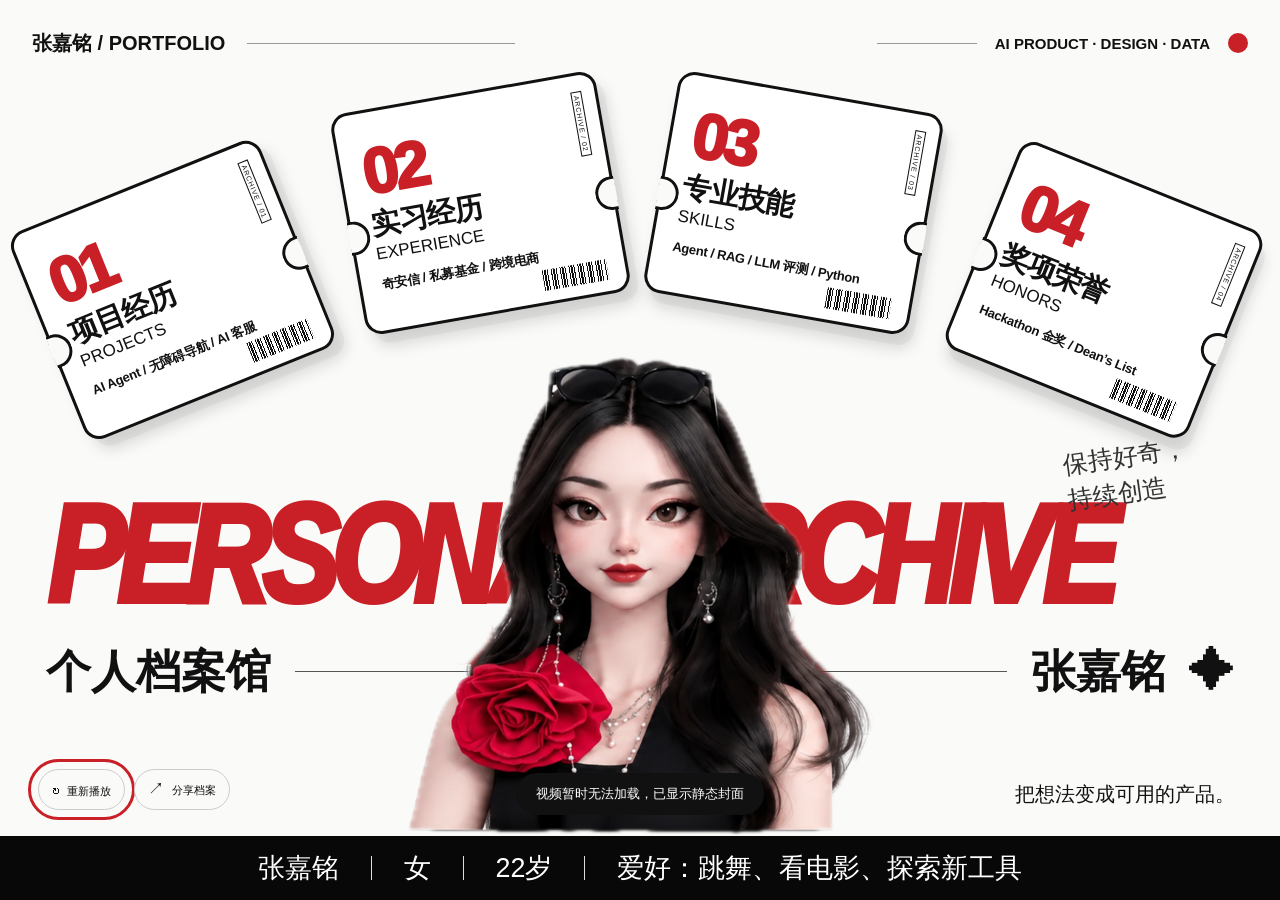
<file: jiaming-ai-github-pages/index.html>
<!doctype html><html lang="zh-CN"><head><meta charset="UTF-8"><meta name="viewport" content="width=device-width, initial-scale=1"><meta name="theme-color" content="#fafaf8"><meta name="description" content="互动个人作品集"><title>个人档案馆</title><link rel="icon" href="data:image/svg+xml,%3Csvg xmlns='http://www.w3.org/2000/svg' viewBox='0 0 40 40'%3E%3Ccircle cx='20' cy='20' r='17' fill='%23c91f26'/%3E%3C/svg%3E"><link rel="stylesheet" href="style.css"></head><body>
<main id="home"><header><a class="brand" href="./">PORTFOLIO</a><span class="header-line"></span><div class="discipline">AI PRODUCT · DESIGN · DATA <i></i></div></header>
<section class="archive" aria-label="个人档案馆"><nav class="tickets" aria-label="档案栏目"></nav><div class="title-layer"><h1>PERSONAL ARCHIVE</h1><div class="subtitles"><span>个人档案馆</span><span class="rule"></span><span><b>✦</b></span></div></div><div class="character-stage" aria-hidden="true"></div><div class="handwriting">保持好奇，<br>持续创造</div><div class="bottom-note">把想法变成可用的产品。</div><div class="tools"><button id="replay" aria-label="重新播放开场视频"><span>↻</span> 重新播放</button><button id="share"><span>↗</span> 分享档案</button></div></section>
<footer></footer></main>
<div id="intro" class="intro" hidden><video id="intro-video" muted playsinline preload="metadata" ></video><button id="play-intro" hidden>播放开场 ↗</button><button id="skip-intro">跳过开场 <span>→</span></button><span class="intro-caption">HELLO, WELCOME TO MY WORLD.</span></div>
<dialog id="detail" aria-labelledby="detail-title"><div class="modal-head"><span id="detail-code"></span><button id="close-detail" aria-label="关闭详情">关闭 <span>×</span></button></div><div id="detail-content"></div><div class="modal-foot">PERSONAL ARCHIVE <span>保持好奇，持续创造</span></div></dialog><div id="toast" role="status" aria-live="polite"></div><script type="module" src="app.js"></script></body></html>
</file>
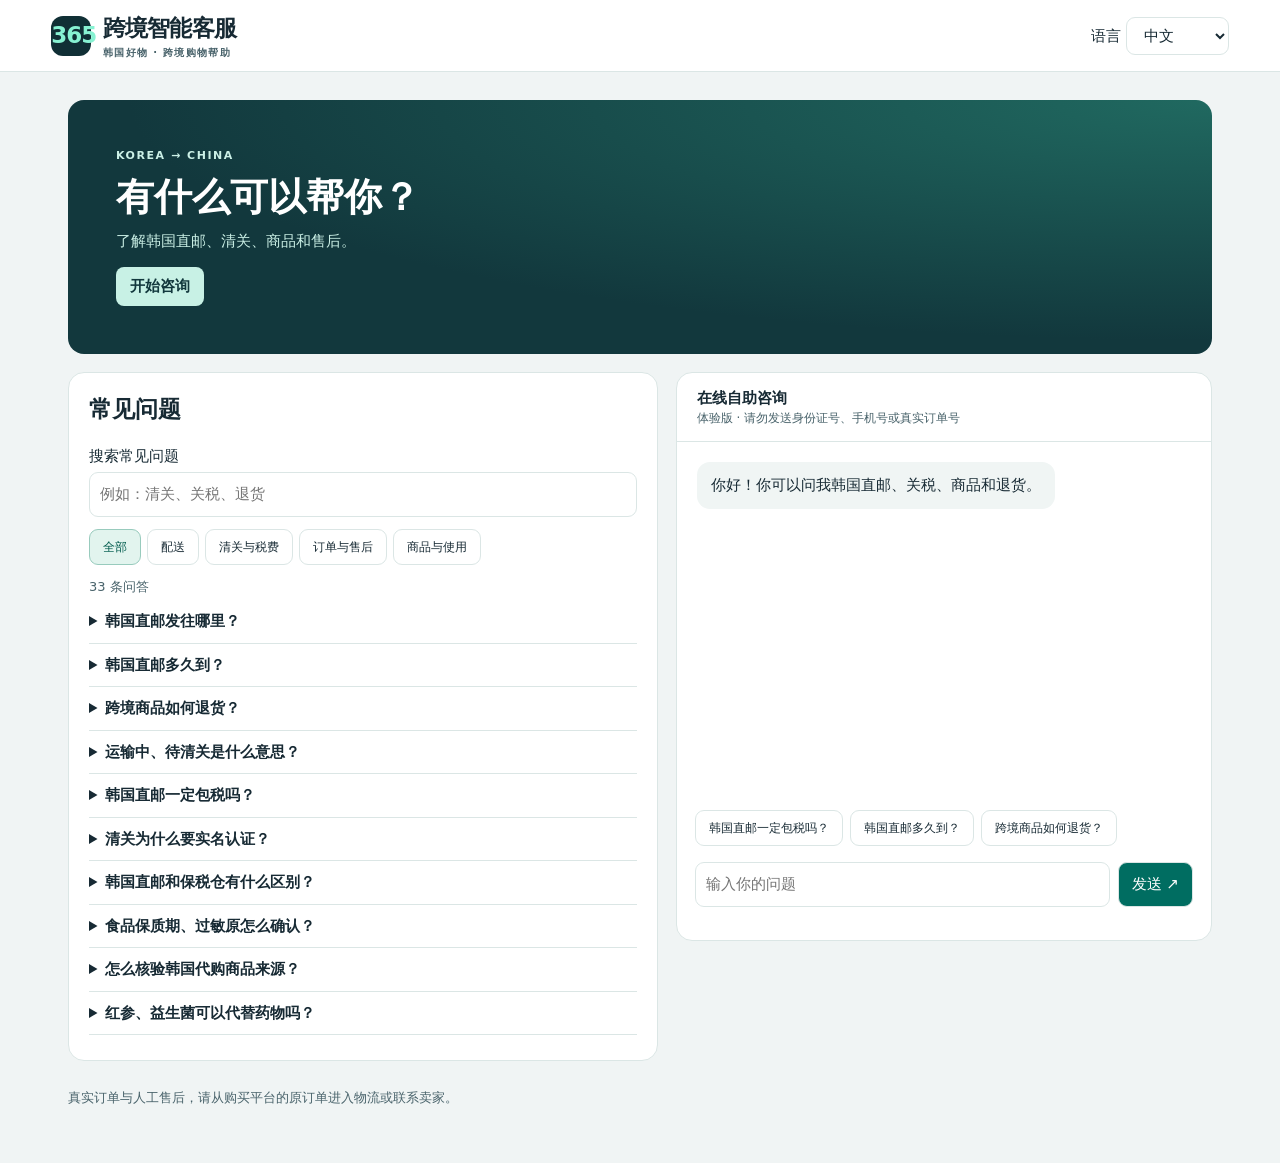
<file: jiaming-ai-github-pages/projects/365/customer-demo.html>
<!doctype html>
<html lang="zh-CN">
<head><meta charset="utf-8"><meta name="viewport" content="width=device-width,initial-scale=1"><title>365跨境智能客服</title><style>:root{font:15px/1.5 system-ui,-apple-system,sans-serif;color:#172a34;background:#f0f4f4;--ink:#102f35;--teal:#007568;--border:#dbe6e5}*{box-sizing:border-box}body{margin:0}header{height:72px;background:#fff;border-bottom:1px solid var(--border);display:flex;align-items:center;justify-content:space-between;padding:0 4vw;gap:12px}.brand{display:flex;gap:12px;align-items:center;font-size:23px;font-weight:800;letter-spacing:-.04em}.mark{background:var(--ink);color:#87f2d2;width:40px;height:40px;display:grid;place-items:center;border-radius:12px}.brand small,.bar small{display:block;font-size:10px;letter-spacing:.13em;color:#49636b}main{max-width:1440px;margin:auto;display:grid;grid-template-columns:220px 1fr;min-height:calc(100dvh - 72px)}aside{border-right:1px solid var(--border);padding:32px 18px;background:#f8fbfa}aside h2{font-size:19px;margin:8px 0 24px}nav{display:grid;gap:8px}.eyebrow{font-size:11px;letter-spacing:.14em;font-weight:800;margin:0;color:#58757c}button,select,input{font:inherit}button,select{background:white;border:1px solid var(--border);border-radius:9px;padding:8px 13px;color:inherit;cursor:pointer}button:hover{border-color:#419d8d}button:disabled{opacity:.55;cursor:wait}button:focus-visible,input:focus-visible,select:focus-visible{outline:2px solid #008675;outline-offset:2px}.nav{text-align:left;border-color:transparent;background:transparent}.nav.active{background:#e2f4ee;color:#005b4d;font-weight:700}.notice{margin-top:35px;padding:13px;border-radius:12px;background:#eaf1f1;font-size:12px}.notice strong{color:#006659}.notice p{margin:4px 0}.workspace{padding:28px clamp(16px,4vw,56px);min-width:0}.hero{background:#12383d;color:white;border-radius:16px;padding:24px 30px;background-image:radial-gradient(ellipse at 100% 0%,#206960,transparent 67%)}.hero h1{font-size:clamp(26px,4vw,38px);margin:4px 0}.hero p{margin:0;color:#cbf0e6}.panel{margin-top:18px;background:white;border:1px solid var(--border);border-radius:16px;overflow:hidden}.bar{padding:14px 20px;border-bottom:1px solid var(--border);display:flex;justify-content:space-between;align-items:center}.bar small{letter-spacing:0;font-size:12px}#messages{height:clamp(250px,40vh,500px);overflow:auto;padding:20px;display:flex;flex-direction:column;gap:14px}.bubble{padding:12px 14px;border-radius:13px;background:#f0f5f4;max-width:92%;width:fit-content;overflow-wrap:anywhere}.mine{align-self:flex-end;background:#dff3ed}.bubble p{margin:0}.cards{display:flex;flex-wrap:wrap;gap:8px;margin-top:8px}.card{background:white;border:1px solid var(--border);border-radius:9px;padding:10px;min-width:130px}.card p,.source{font-size:12px;color:#49636b}.source{display:block;margin-top:8px}.quick{display:flex;gap:7px;flex-wrap:wrap;padding:8px 18px}.quick button{font-size:12px}form{display:flex;gap:8px;padding:8px 18px}input{min-width:0;flex:1;border:1px solid var(--border);border-radius:9px;padding:10px}.primary{background:#006d61;color:white;white-space:nowrap}#feedback{margin:0;padding:0 18px 12px;color:#465c61;font-size:12px;min-height:25px}.content{padding:20px}.content h2{margin-top:0}.grid{display:grid;grid-template-columns:repeat(auto-fit,minmax(150px,1fr));gap:12px}.metric{border:1px solid var(--border);border-radius:12px;padding:12px}.metric strong{font-size:24px;display:block}@media(max-width:720px){main{display:block}aside{padding:9px 13px;border-right:0}aside h2,aside>.eyebrow,.notice{display:none}nav{display:flex;flex-wrap:wrap}.workspace{padding:12px}.hero{padding:16px}header{height:58px}.brand{font-size:18px}header label{font-size:12px}.bubble{max-width:100%}}

.customer{display:block;max-width:1240px;padding:28px clamp(14px,4vw,48px)}
.customer .mark{font-size:14px;letter-spacing:0}
.customer .hero{padding:clamp(24px,5vw,48px)}
.jump{display:inline-block;margin-top:15px;color:#12383d;background:#c8f1e5;border-radius:8px;padding:8px 14px;font-weight:700;text-decoration:none}
.columns{display:grid;grid-template-columns:1.1fr 1fr;gap:18px;align-items:start}
.columns section{min-width:0}
#search{display:block;width:100%;margin-top:5px}
.filters{display:flex;flex-wrap:wrap;gap:6px;margin-top:12px}
.filters button{font-size:12px}
.filters button[aria-pressed=true]{background:#e2f4ee;color:#005b4d;border-color:#98cbbd}
#result-count{color:#49636b;font-size:13px;margin:12px 0 4px}
#faq-list{max-height:440px;overflow:auto}
#faq-list details{border-bottom:1px solid var(--border);padding:10px 0}
#faq-list summary{cursor:pointer;font-weight:600}
#faq-list p{margin:8px 0}
.customer footer{color:#49636b;font-size:13px;padding:14px 0}
.customer a:not(.jump){color:#006659}
@media(max-width:850px){.columns{grid-template-columns:1fr}.columns #chat{grid-row:1}.customer #messages{height:250px}}
</style></head>
<body>
<header><div class="brand"><span class="mark">365</span><div>跨境智能客服<small>韩国好物 · 跨境购物帮助</small></div></div><label for="language">语言 <select id="language"><option value="zh">中文</option><option value="ko">한국어</option><option value="en">English</option></select></label></header>
<main class="customer">
  <section class="hero"><p class="eyebrow">KOREA → CHINA</p><h1 id="heading">有什么可以帮你？</h1><p id="intro">了解韩国直邮、清关、商品和售后。</p><a id="chat-link" class="jump" href="#chat">开始咨询</a></section>
  <div class="columns">
    <section class="panel content" aria-labelledby="faq-heading"><h2 id="faq-heading">常见问题</h2><label for="search" id="search-label">搜索常见问题</label><input id="search" type="search" placeholder="例如：清关、关税、退货"><div id="filters" class="filters"></div><p id="result-count" role="status"></p><div id="faq-list"></div></section>
    <section id="chat" class="panel" aria-labelledby="chat-heading"><div class="bar"><div><strong id="chat-heading">在线自助咨询</strong><small id="demo-note">体验版 · 请勿发送身份证号、手机号或真实订单号</small></div></div>
    <div id="messages" role="log" aria-live="polite"></div><div id="quick" class="quick"></div>
    <form id="chat-form"><input id="question" aria-label="咨询内容" maxlength="500" required><button class="primary" id="submit">发送 ↗</button></form><p id="feedback" role="status"></p></section>
  </div>
  <footer><p id="order-help">真实订单与人工售后，请从购买平台的原订单进入物流或联系卖家。</p></footer>
</main>
<script id="embedded-faq" type="application/json">[{"id":"SHIP-COUNTRIES","question":"韩国直邮发往哪里？","match":"配送国家|送.*国家|发往哪里|可以发中国|ship(ping)? (to|countries)|deliver to|중국.*배송.*가능","zh":"365 演示线路为韩国发往中国大陆。实际能否配送到指定地址，请以店铺结算页面为准。","ko":"365 데모 노선은 한국에서 중국 본토로 배송됩니다. 실제 배송 가능 여부는 결제 화면에서 확인하세요.","en":"The demo lane runs from South Korea to mainland China. Confirm actual address coverage at checkout.","titles":{"ko":"한국에서 어디로 배송하나요?","en":"Where do you ship from Korea?"}},{"id":"SHIP-TIME","question":"韩国直邮多久到？","match":"几天|多久|时效|how long|delivery time|shipping time|며칠|배송 기간","zh":"演示时效为发货后 5–12 个工作日。实际时效受路线、清关和末端派送影响，以订单通知为准。","ko":"데모 기준 발송 후 영업일 5~12일입니다. 실제 일정은 통관과 배송 상황에 따라 달라집니다.","en":"The demo estimate is 5–12 business days after dispatch. Real timing depends on routing, customs and final delivery.","titles":{"ko":"한국 직배송은 얼마나 걸리나요?","en":"How long does shipping take?"}},{"id":"RETURNS","question":"跨境商品如何退货？","match":"退货|售后政策|return policy|return window|반품","zh":"请从购买平台的订单售后入口申请，按页面提示保留包装及相关凭证。拆封、临期、破损等情况由平台或商家按实际订单审核。","ko":"구매 플랫폼의 주문 내역에서 반품을 신청하고 포장과 증빙을 보관하세요. 실제 주문 조건에 따라 심사됩니다.","en":"Start a return through the platform order page and retain packaging and evidence. Eligibility is reviewed against the actual order.","titles":{"ko":"상품을 어떻게 반품하나요?","en":"How do I return an item?"}},{"id":"SHIP-STATUS","question":"运输中、待清关是什么意思？","match":"状态.*意思|待清关|清关中|what does.*(transit|exception|customs) mean|통관 중","zh":"运输中表示包裹已进入运输流程。待清关表示通关流程尚未完成，具体状态请查看平台物流记录。","ko":"운송 중은 배송 과정에 있다는 뜻이며, 통관 대기는 통관이 완료되지 않았다는 뜻입니다.","en":"In transit means the parcel is in the transport process. Pending customs means clearance has not completed.","titles":{"ko":"운송 중과 통관 대기는 무슨 뜻인가요?","en":"What do in transit and pending customs mean?"}},{"id":"FAQ-TAX","question":"韩国直邮一定包税吗？","match":"包税|关税|进口税|税费|customs (dut|tax)|import tax|관세","url":"https://online.customs.gov.cn/ociswebserver/pages/jcjybcx/question.html","zh":"请在结算页核对税费是否包含，以及订单采用的申报渠道。个人邮递和跨境电商零售进口的适用规则不同，实际征收以海关和平台通知为准。","ko":"결제 시 세금 포함 여부와 신고 유형을 확인하세요. 실제 부과는 세관과 플랫폼 안내에 따릅니다.","en":"Check whether duties are included and how the order is declared. Postal imports and cross-border retail use different rules; follow customs and platform notices.","titles":{"ko":"한국 직배송에 관세가 포함되나요?","en":"Are duties included?"}},{"id":"FAQ-ID","question":"清关为什么要实名认证？","match":"实名|身份证|身份信息|identity verification|id card|실명|신분증","url":"https://online.customs.gov.cn/static/pages/guides/000629020000/000629020000.html","zh":"跨境电商零售进口申报涉及订购人身份核验。只在平台订单里的认证入口操作，请勿把身份证号或照片发到聊天窗口。","ko":"전자상거래 수입 신고에는 구매자 확인이 필요할 수 있습니다. 신분증은 채팅에 보내지 말고 플랫폼 인증 화면을 이용하세요.","en":"Cross-border retail declarations involve purchaser identity verification. Use the platform’s order verification flow and keep ID numbers and photos out of chat.","titles":{"ko":"통관 시 왜 본인 인증이 필요한가요?","en":"Why is identity verification required?"}},{"id":"FAQ-CHANNEL","question":"韩国直邮和保税仓有什么区别？","match":"保税仓|直邮.*区别|bonded warehouse|보세창고","url":"https://online.customs.gov.cn/static/pages/guides/000629020000/000629020000.html","zh":"直邮通常从境外发货。网购保税进口通常先备货至境内海关监管区域，产生订单后再办理相应通关。具体路线以商品页为准。","ko":"직배송은 보통 해외에서 출발합니다. 보세 방식은 감독 구역에 보관한 뒤 주문 후 통관 절차를 진행합니다.","en":"Direct shipping generally starts overseas. Bonded stock is held in a supervised zone and cleared for the individual order. Check the listing for the actual route.","titles":{"ko":"직배송과 보세창고는 어떻게 다른가요?","en":"How does direct shipping differ from bonded shipping?"}},{"id":"FAQ-SHELF","question":"食品保质期、过敏原怎么确认？","match":"保质期|有效期|过敏原|配料表|shelf life|expiry|allergens?|유통기한|알레르기","zh":"请核对实际包装的生产日期、消费期限、配料和过敏原标识。同款可能有不同批次和地区版本，目录无法确认某件商品的批次。","ko":"실물 포장의 제조일, 소비기한, 원재료와 알레르기 표시를 확인하세요. 배치와 판매 지역에 따라 다를 수 있습니다.","en":"Check the actual package for its dates, ingredients and allergens. Batches and regional variants may differ.","titles":{"ko":"소비기한과 알레르기는 어떻게 확인하나요?","en":"How do I check the use-by date and allergens?"}},{"id":"FAQ-AUTH","question":"怎么核验韩国代购商品来源？","match":"正品|真假|防伪|溯源|authentic|genuine|정품","zh":"请查看店铺资质、品牌授权信息及可核验的采购凭证，按品牌官方渠道核实。包装图和聊天答复无法单独证明真伪。","ko":"판매자 자격과 구매 증빙을 확인하고 브랜드 공식 채널에서 검증하세요.","en":"Check seller credentials and verifiable purchase evidence, then consult the brand’s official verification channel.","titles":{"ko":"정품 여부를 어떻게 확인하나요?","en":"How do I check authenticity?"}},{"id":"FAQ-WELLNESS","question":"红参、益生菌可以代替药物吗？","match":"代替药|能治|治病|疗效|服用|孕妇|儿童.*吃|剂量|dosage|pregnan|cure|복용|임산부|치료","zh":"客服只提供商品目录信息。请核对实际包装的适用人群和警示。涉及儿童、孕期、用药或具体健康情况，请先咨询医生或药师。","ko":"고객센터는 상품 정보만 제공합니다. 어린이, 임신, 약물 병용 관련 사항은 의사나 약사와 상담하세요.","en":"Support provides catalog information only. For children, pregnancy, medication use or individual health questions, consult a clinician or pharmacist.","titles":{"ko":"건강식품이 약을 대신할 수 있나요?","en":"Can supplements replace medication?"}},{"id":"FAQ-DAMAGE","question":"收到漏液、破损或错货怎么办？","match":"破损|漏液|错货|damaged|wrong item|파손|오배송","zh":"请保留外箱、面单和商品，拍摄问题及批次信息，并从购买平台的订单售后入口提交。请勿把带个人信息的面单发到聊天。","ko":"상자와 상품을 보관하고 문제를 촬영한 뒤 주문의 고객지원 메뉴에서 접수하세요.","en":"Keep the packaging and item, document the issue, and file it through the order’s support page. Keep private shipping-label details out of chat.","titles":{"ko":"파손되거나 다른 상품이 도착했어요.","en":"What if my item arrives damaged or incorrect?"}},{"id":"FAQ-ADDRESS","category":"配送","question":"下单后可以修改地址吗？","zh":"请尽快在原订单查看能否修改地址。已经发货时，请通过订单联系店铺或承运商确认。","ko":"주문 화면에서 주소 변경 가능 여부를 확인하세요. 이미 발송된 경우 판매자나 배송사에 문의하세요.","en":"Check the order for address edits. After dispatch, ask the seller or carrier.","titles":{"ko":"주문 후 주소를 변경할 수 있나요?","en":"Can I change my shipping address?"}},{"id":"FAQ-TRACK-NO","category":"配送","question":"在哪里看国际运单号？","zh":"打开购买平台的订单详情，进入物流页查看运单号和承运商。","ko":"구매 플랫폼의 주문 상세에서 배송 메뉴를 열어 운송장 번호와 배송사를 확인하세요.","en":"Open tracking in your order details to find the tracking number and carrier.","titles":{"ko":"운송장 번호는 어디서 확인하나요?","en":"Where is my tracking number?"}},{"id":"FAQ-NO-SCAN","category":"配送","question":"物流几天没更新怎么办？","zh":"国际运输、清关和承运商交接期间可能没有新扫描。若超过订单显示的预计时间，请通过原订单联系店铺。","ko":"국제 운송, 통관, 배송사 인계 중에는 조회가 지연될 수 있습니다. 예정일이 지나면 주문 화면에서 판매자에게 문의하세요.","en":"Tracking may pause during international transport, clearance or carrier handover. Contact the seller if your estimate has passed.","titles":{"ko":"배송 조회가 며칠째 그대로예요.","en":"Why has tracking stopped updating?"}},{"id":"FAQ-SPLIT","category":"配送","question":"为什么一个订单分成几个包裹？","zh":"商品可能按仓库、备货或运输条件分开寄送。在订单物流页逐个核对运单号及对应商品。","ko":"창고, 재고 또는 운송 조건에 따라 나눠 발송할 수 있습니다. 주문 화면에서 송장별 상품을 확인하세요.","en":"Items may ship separately based on stock location or shipping conditions. Check the items under each tracking number.","titles":{"ko":"한 주문이 왜 여러 상자로 배송되나요?","en":"Why was my order split into several parcels?"}},{"id":"FAQ-DELIVERED","category":"配送","question":"显示签收却没收到怎么办？","zh":"先核对门卫、驿站、家人代收及承运商签收记录。仍找不到时，请通过原订单联系店铺或承运商。","ko":"경비실, 보관함, 가족 수령 여부와 배송 기록을 확인한 뒤 찾지 못하면 판매자나 배송사에 문의하세요.","en":"Check pickup points, household members and delivery records. Contact the seller or carrier if the parcel is still missing.","titles":{"ko":"배송 완료인데 상품을 받지 못했어요.","en":"Tracking says delivered, but I did not get my parcel."}},{"id":"FAQ-DELIVERY-FAILED","category":"配送","question":"派送失败或地址错误怎么办？","zh":"通过官方物流页面查看失败原因，按提示联系承运商或从订单页联系店铺。","ko":"공식 배송 페이지에서 실패 사유를 확인하고 배송사나 판매자에게 문의하세요.","en":"Check the official tracking page for the failure reason and contact the carrier or seller.","titles":{"ko":"배송이 실패하면 어떻게 하나요?","en":"What should I do if delivery fails?"}},{"id":"FAQ-SHIPPING-FEE","category":"配送","question":"运费怎么计算？","zh":"结算页会按商品、收货地址和运输方式显示适用运费。分包裹或活动优惠以提交订单前的明细为准。","ko":"결제 화면에서 상품, 주소, 배송 방식에 따른 배송비를 확인하세요.","en":"Check checkout for the shipping charge for the items, address and selected method.","titles":{"ko":"배송비는 어떻게 계산하나요?","en":"How are shipping fees calculated?"}},{"id":"FAQ-CUSTOMS-ACTION","category":"清关","question":"清关提示补充资料怎么办？","zh":"先从原订单的物流页面核对提示，再使用购买平台或承运商的官方入口提交所需材料。","ko":"주문 배송 화면에서 안내를 확인하고 플랫폼 또는 배송사의 공식 창구로 서류를 제출하세요.","en":"Confirm the request in order tracking and submit documents through the platform or carrier’s official channel.","titles":{"ko":"통관에 추가 서류가 필요하면 어떻게 하나요?","en":"What if customs requests documents?"}},{"id":"FAQ-NAME-MISMATCH","category":"清关","question":"实名认证姓名不一致怎么办？","zh":"请在订单的官方实名认证入口核对信息并按提示处理。若页面无法修改，请联系购买平台。","ko":"공식 본인 인증 화면에서 정보를 확인하세요. 수정할 수 없으면 구매 플랫폼에 문의하세요.","en":"Check the official order verification flow. Contact the platform if you cannot make the correction.","titles":{"ko":"인증 이름이 일치하지 않으면 어떻게 하나요?","en":"What if the verification name does not match?"}},{"id":"FAQ-TAX-PROOF","category":"清关","question":"如何核对补税通知是真是假？","zh":"从原订单或承运商官网查验通知，确认对应运单和缴费入口。不要通过陌生链接提交付款或身份资料。","ko":"원래 주문 또는 배송사 공식 사이트에서 송장과 결제 경로를 확인하세요.","en":"Verify the notice and payment route through your order or the carrier’s official site.","titles":{"ko":"관세 납부 안내가 진짜인지 어떻게 확인하나요?","en":"How do I verify a duty payment notice?"}},{"id":"FAQ-IMPORT-RESTRICTED","category":"清关","question":"什么商品能寄到中国？","zh":"可寄范围与申报渠道、商品类别和运输条件有关。下单前请核对商品结算提示和承运商要求。","ko":"배송 가능 여부는 신고 방식, 상품 종류, 운송 조건에 따라 달라집니다. 결제 화면과 배송사 안내를 확인하세요.","en":"Eligibility depends on the declaration channel, product type and transport conditions. Check checkout and the carrier requirements.","titles":{"ko":"어떤 상품을 중국으로 보낼 수 있나요?","en":"Which products can be shipped to China?"}},{"id":"FAQ-CANCEL","category":"订单与售后","question":"可以取消订单吗？","zh":"请在订单页查看取消或退款入口。订单已发货时，按平台售后流程申请并等待店铺审核。","ko":"주문 화면에서 취소 또는 환불 메뉴를 확인하세요. 이미 발송되었다면 판매 플랫폼의 절차를 따르세요.","en":"Check your order page for cancellation. After dispatch, use the platform’s after-sales process.","titles":{"ko":"주문을 취소할 수 있나요?","en":"Can I cancel my order?"}},{"id":"FAQ-MISSING","category":"订单与售后","question":"收到商品少件怎么办？","zh":"先核对订单是否拆包发货。若确认少件，保留包装与商品照片，并从订单页提交售后。","ko":"분할 배송 여부를 먼저 확인하세요. 누락이 확인되면 포장과 사진을 보관하고 주문 화면에서 접수하세요.","en":"Check for split shipments. If an item is missing, retain packaging and photos and file a request on the order page.","titles":{"ko":"주문한 상품이 일부 누락됐어요.","en":"What if an item is missing?"}},{"id":"FAQ-REFUND-STATUS","category":"订单与售后","question":"在哪里查退款进度？","zh":"打开原订单的退款或售后详情页，查看处理状态和退款去向。","ko":"원래 주문의 환불 내역에서 진행 상태와 환불 수단을 확인하세요.","en":"Check the refund or after-sales details for the status and destination.","titles":{"ko":"환불 진행 상태는 어디서 확인하나요?","en":"Where do I check my refund status?"}},{"id":"FAQ-RETURN-POSTAGE","category":"订单与售后","question":"退货运费谁承担？","zh":"以订单页展示的退货原因、平台规则和审核结果为准。寄出前请通过官方售后入口核对地址和费用。","ko":"반품 사유와 플랫폼 심사 결과에 따라 달라집니다. 발송 전에 반품 주소와 비용을 확인하세요.","en":"Check platform rules and the decision for your return reason. Confirm fees and the address before shipping.","titles":{"ko":"반품 배송비는 누가 부담하나요?","en":"Who pays for return shipping?"}},{"id":"FAQ-RETURN-OPENED","category":"订单与售后","question":"商品拆封还能退吗？","zh":"请在原订单查看退货条件。食品、美妆和保健品拆封后，能否退货由平台结合商品状况及售后原因处理。","ko":"원래 주문의 반품 조건을 확인하세요. 개봉한 식품, 화장품, 건강식품은 상품 상태와 사유에 따라 처리됩니다.","en":"Check the order terms. Returns of opened food, beauty or wellness items depend on condition and reason.","titles":{"ko":"개봉한 상품을 반품할 수 있나요?","en":"Can I return an opened item?"}},{"id":"FAQ-INVOICE","category":"订单与售后","question":"能提供发票或购买凭证吗？","zh":"请查看订单的发票或凭证入口，或联系店铺确认可以提供的单据。","ko":"주문 화면의 영수증 메뉴를 확인하거나 판매자에게 발급 가능한 증빙을 문의하세요.","en":"Check your order’s receipt options or ask the seller which documents they can issue.","titles":{"ko":"영수증을 받을 수 있나요?","en":"Can I get a receipt or proof of purchase?"}},{"id":"FAQ-VARIANT","category":"商品与使用","question":"韩国版和中国销售版一样吗？","zh":"包装、标识、容量和配料可能因地区及批次不同。请按商品页所列版本和实际标签核对。","ko":"지역과 생산 배치에 따라 포장, 표시, 용량, 원재료가 다를 수 있습니다.","en":"Packaging, labels, quantity and ingredients may differ by market or batch. Check the listed variant and package.","titles":{"ko":"한국판과 중국 판매판이 같은가요?","en":"Are Korean and Chinese market versions identical?"}},{"id":"FAQ-STORAGE","category":"商品与使用","question":"食品和保健品怎么保存？","zh":"请查看包装注明的储存条件及开封后要求。如果收到时包装破损或储存状态异常，先通过订单咨询。","ko":"포장에 표시된 보관 조건과 개봉 후 지침을 확인하세요.","en":"Follow the label’s storage and after-opening instructions. Contact order support if the package arrives damaged.","titles":{"ko":"식품과 건강식품은 어떻게 보관하나요?","en":"How should I store food and supplements?"}},{"id":"FAQ-SHADE","category":"商品与使用","question":"韩妆色号怎么选？","zh":"请以商品页色号、官方试色和实际光线为参考，下单前核对订单所选色号。","ko":"상품 페이지의 색상 번호와 공식 발색을 참고하고 주문 전 선택한 색상을 확인하세요.","en":"Use listing shade numbers and official swatches, and check your selected shade before ordering.","titles":{"ko":"화장품 색상은 어떻게 고르나요?","en":"How do I choose a makeup shade?"}},{"id":"FAQ-BOX","category":"商品与使用","question":"包装换新版是不是发错了？","zh":"包装可能随版本或批次更新。请核对商品名、规格、色号和批号，有差异时从订单页咨询。","ko":"버전이나 배치에 따라 포장이 바뀔 수 있습니다. 상품명, 규격, 색상과 배치를 확인하세요.","en":"Packaging may change. Compare the name, size, shade and batch against your order.","titles":{"ko":"포장이 바뀌었는데 잘못 배송된 건가요?","en":"Does new packaging mean I received the wrong item?"}},{"id":"FAQ-KOREAN-LABEL","category":"商品与使用","question":"韩文包装上的日期怎么看？","zh":"先区分制造日期（제조일）与消费期限（소비기한），再结合包装的日期格式确认。有疑问时请向店铺核对。","ko":"제조일과 소비기한을 구분하고 포장의 날짜 표기 방식을 확인하세요.","en":"Distinguish the manufacture date (제조일) from the use-by date (소비기한) and confirm the date format.","titles":{"ko":"한국어 포장의 날짜는 어떻게 읽나요?","en":"How do I read dates on Korean packaging?"}}]</script>
<script type="module">const get = id => document.getElementById(id);
const strings = {
  zh: ['有什么可以帮你？','了解韩国直邮、清关、商品和售后。','开始咨询','常见问题','搜索常见问题','例如：清关、关税、退货','在线自助咨询','体验版 · 请勿发送身份证号、手机号或真实订单号','输入你的问题','发送 ↗','真实订单与人工售后，请从购买平台的原订单进入物流或联系卖家。','全部','条问答','中国海关参考资料','你好！你可以问我韩国直邮、关税、商品和退货。','暂时无法确认。请试试搜索常见问题，或从原订单联系卖家。','暂时无法加载，请重试。'],
  ko: ['무엇을 도와드릴까요?','한국 직배송, 통관, 상품, 구매 후 지원을 확인하세요.','문의 시작','자주 묻는 질문','자주 묻는 질문 검색','예: 통관, 관세, 반품','온라인 도움말','체험판 · 개인정보나 실제 주문번호를 입력하지 마세요','질문을 입력하세요','보내기 ↗','실제 주문과 상담은 구매 플랫폼의 주문 화면에서 확인하세요.','전체','개 질문','중국 세관 참고 자료','안녕하세요! 직배송, 관세, 상품, 반품을 문의해 주세요.','확인하기 어렵습니다. 도움말을 검색하거나 주문 화면에서 판매자에게 문의하세요.','다시 시도해 주세요.'],
  en: ['How can we help?','Find help with shipping from Korea, customs, products and returns.','Start a chat','Frequently asked questions','Search FAQs','e.g. customs, duties, returns','Self-service support','Preview · Keep personal details and real order numbers out of chat','Type your question','Send ↗','For an actual order or seller support, open the original order on your shopping platform.','All','questions','China Customs reference','Hi! Ask me about shipping from Korea, duties, products or returns.','Try searching the FAQ, or contact the seller from your original order.','Could not load. Please try again.']
};
const groups = {
  '配送':['配送','배송','Shipping'], '清关':['清关与税费','통관 및 관세','Customs & duties'],
  '订单与售后':['订单与售后','주문 및 반품','Orders & returns'], '商品与使用':['商品与使用','상품 및 사용','Products']
};
const originalGroups = {
  'SHIP-COUNTRIES':'配送','SHIP-TIME':'配送','SHIP-STATUS':'清关','FAQ-TAX':'清关','FAQ-ID':'清关','FAQ-CHANNEL':'清关',
  RETURNS:'订单与售后','FAQ-DAMAGE':'订单与售后','FAQ-SHELF':'商品与使用','FAQ-AUTH':'商品与使用','FAQ-WELLNESS':'商品与使用'
};
const fields = ['heading','intro','chat-link','faq-heading','search-label',null,'chat-heading','demo-note',null,'submit','order-help'];
let language = 'zh', category = '', entries = [];
const element = (name,text) => { const node = document.createElement(name); node.textContent = text; return node; };
const localized = row => language === 'zh' ? row.question : row.titles[language];
function source(row) {
  const link = element('a',strings[language][13]); link.href = row.url; link.target = '_blank'; link.rel = 'noopener noreferrer'; return link;
}
function renderFaq() {
  const words = get('search').value.trim().toLowerCase().split(/\s+/).filter(Boolean);
  const visible = entries.filter(row => {
    const text = [row.question,...Object.values(row.titles),row.zh,row.ko,row.en].join(' ').toLowerCase();
    return (!category || row.category === category) && words.every(word => text.includes(word));
  });
  get('result-count').textContent = visible.length + ' ' + strings[language][12];
  get('faq-list').replaceChildren(...visible.map(row => {
    const item = element('details','');
    item.append(element('summary',localized(row)),element('p',row[language]));
    if (row.url) item.append(source(row));
    return item;
  }));
  get('filters').replaceChildren(...['',...Object.keys(groups)].map(key => {
    const button = element('button',key ? groups[key][['zh','ko','en'].indexOf(language)] : strings[language][11]);
    button.setAttribute('aria-pressed',String(key === category));
    button.onclick = () => { category = key; renderFaq(); };
    return button;
  }));
}
function append(text, own = false, row) {
  const bubble = element('div',text); bubble.className = own ? 'bubble mine' : 'bubble';
  if (row?.url) { bubble.append(element('br',''),source(row)); }
  const log = get('messages'); log.append(bubble); log.scrollTop = log.scrollHeight;
}
function ask(question) {
  append(question,true);
  const normalized = question.toLowerCase().trim().replace(/[？?。.!！]+$/u,'');
  const phrases = question.toLowerCase().match(/[a-z]{4,}|[\p{Script=Han}]{2,}|[\p{Script=Hangul}]{2,}/gu) || [];
  const related = entries.map(entry => {
    const title = [entry.question,...Object.values(entry.titles)].join(' ').toLowerCase();
    return {entry,score:phrases.filter(word => title.includes(word)).length};
  }).sort((a,b)=>b.score-a.score);
  const row = entries.find(entry => [entry.question,...Object.values(entry.titles)].some(title => title.toLowerCase().replace(/[？?。.!！]+$/u,'') === normalized))
    || entries.find(entry => entry.match && new RegExp(entry.match,'i').test(question))
    || (related[0]?.score >= 2 && related[0].score > (related[1]?.score || 0) ? related[0].entry : null);
  append(row ? row[language] : strings[language][15],false,row);
}
function localize() {
  const t = strings[language]; document.documentElement.lang = language === 'zh' ? 'zh-CN' : language;
  fields.forEach((id,index) => { if (id) get(id).textContent = t[index]; });
  get('search').placeholder = t[5]; get('question').placeholder = t[8]; get('question').setAttribute('aria-label',t[8]);
  get('messages').replaceChildren(); append(t[14]);
  get('quick').replaceChildren(...['FAQ-TAX','SHIP-TIME','RETURNS'].map(id => entries.find(row => row.id === id)).filter(Boolean).map(row => {
    const button = element('button',localized(row)); button.onclick = () => ask(localized(row)); return button;
  }));
  renderFaq();
}
get('language').onchange = event => { language = event.target.value; localize(); };
get('search').oninput = renderFaq;
get('chat-form').onsubmit = event => {
  event.preventDefault(); const field = get('question');
  if (field.value.trim()) ask(field.value.trim());
  field.value = '';
};
localize();
try {
  const embedded = get('embedded-faq');
  let data;
  if (embedded) {
    data = JSON.parse(embedded.textContent);
  } else {
    const response = await fetch('/api/faq');
    if (!response.ok) throw new Error('FAQ request failed');
    data = await response.json();
  }
  entries = data.map(row => ({...row,category:row.category || originalGroups[row.id]}));
  localize();
} catch {
  get('feedback').textContent = strings[language][16];
}
</script>
</body></html>
</file>
<file: jiaming-ai-github-pages/style.css>
:root{--paper:#fafaf8;--red:#c91f26;--ink:#111;--gray:#666}*{box-sizing:border-box}body{margin:0;background:var(--paper);color:var(--ink);font-family:Arial,'PingFang SC','Microsoft YaHei',sans-serif}button,a{-webkit-tap-highlight-color:transparent}button{font:inherit;color:inherit;cursor:pointer}button:focus-visible,a:focus-visible{outline:3px solid var(--red);outline-offset:7px}button{touch-action:manipulation}#home{min-height:100svh;display:flex;flex-direction:column;overflow:hidden}header{height:86px;padding:0 2.5%;display:flex;align-items:center;gap:22px;position:relative;z-index:3}.brand{font-size:20px;font-weight:900;color:inherit;text-decoration:none;white-space:nowrap}.brand span{font-size:18px}.header-line{height:1px;background:#999;width:22%;margin-right:auto}.discipline{font-size:15px;font-weight:700;display:flex;align-items:center;gap:18px;white-space:nowrap}.discipline:before{content:'';width:100px;height:1px;background:#999}.discipline i{background:var(--red);width:20px;height:20px;border-radius:50%;display:block}.archive{position:relative;flex:1;min-height:650px;height:calc(100svh - 150px);max-height:1050px}.tickets{position:absolute;inset:0 0 auto;height:340px;z-index:5}.ticket{--angle:-22deg;position:absolute;width:22%;height:224px;left:3.5%;top:92px;transform:rotate(var(--angle));background:white;border:3px solid var(--ink);border-radius:17px;padding:13px 20px 19px;text-align:left;box-shadow:7px 10px 0 #11111109,7px 14px 15px #0002;transition:transform .3s,box-shadow .3s;isolation:isolate}.ticket:nth-child(2){--angle:-10deg;left:27.2%;top:5px}.ticket:nth-child(3){--angle:10deg;left:51%;top:5px}.ticket:nth-child(4){--angle:22deg;left:75%;top:92px;width:21%}.ticket:before,.ticket:after{content:'';position:absolute;width:18px;height:28px;background:var(--paper);top:48%;border:3px solid var(--ink)}.ticket:before{left:-4px;border-left:0;border-radius:0 20px 20px 0}.ticket:after{right:-4px;border-right:0;border-radius:20px 0 0 20px}.ticket:hover,.ticket:focus-visible,.ticket.active{transform:translateY(-13px) rotate(var(--angle)) scale(1.055);box-shadow:9px 18px 20px #0003;z-index:2}.ticket-num{font-size:64px;font-weight:950;line-height:.95;color:var(--red);letter-spacing:-4px;display:block}.ticket h2{font-size:29px;letter-spacing:-1px;line-height:1.15;margin:5px 0 3px;font-weight:900}.ticket-en{font-size:17px;display:block}.ticket-keywords{display:block;font-size:13px;font-weight:800;margin-top:12px;white-space:nowrap;letter-spacing:-.3px}.barcode{position:absolute;bottom:11px;right:18px;width:65px;height:21px;background:repeating-linear-gradient(90deg,#111 0 1px,transparent 1px 2px,#111 2px 4px,transparent 4px 5px,#111 5px 6px,transparent 6px 9px)}.stub{position:absolute;right:13px;top:16px;font-size:7px;writing-mode:vertical-rl;letter-spacing:1px;border:1px solid;padding:3px 1px}.title-layer{position:absolute;top:55%;left:3.6%;right:3.6%;z-index:1}h1{margin:0;font-size:clamp(62px,9.9vw,174px);line-height:1;font-style:italic;font-weight:950;letter-spacing:-.065em;white-space:nowrap;color:var(--red);transform:scaleY(1.2);transform-origin:left center}.subtitles{margin-top:28px;display:flex;align-items:center;gap:24px;font-size:clamp(24px,3.5vw,60px);font-weight:900;white-space:nowrap}.rule{height:1px;background:#555;flex:1}.subtitles b{font-size:1em;margin-left:10px}.character-stage{position:absolute;bottom:0;left:50%;transform:translateX(-50%);height:76%;width:52%;z-index:2;pointer-events:none}.character-stage img{position:absolute;inset:0;width:100%;height:100%;object-fit:contain;object-position:center bottom;opacity:0;transition:opacity .25s}.character-stage img.visible{opacity:1}.handwriting{position:absolute;right:7%;top:43%;z-index:3;font-family:'ArchiveHand','STXingkai','Xingkai SC','STKaiti','Kaiti SC',cursive;font-size:25px;line-height:1.45;transform:rotate(-8deg);color:#333}.bottom-note{position:absolute;right:3.5%;bottom:28px;font-family:'ArchiveHand','STKaiti','Kaiti SC',cursive;font-size:20px;z-index:3}.tools{position:absolute;left:3%;bottom:26px;display:flex;gap:9px;z-index:4}.tools button{font-size:11px;border:1px solid #ccc;border-radius:30px;background:var(--paper);padding:9px 13px;transition:border-color .2s}.tools button:hover{border-color:var(--red)}.tools button span{font-size:16px;margin-right:4px}footer{min-height:64px;display:flex;justify-content:center;align-items:center;gap:35px;background:#111;color:#fff;font-size:19px;z-index:4;position:relative;letter-spacing:1px;padding:15px 20px}footer i{height:20px;width:1px;background:#888}dialog{width:min(1040px,94vw);max-height:90svh;padding:0;border:2px solid var(--ink);border-radius:18px;background:var(--paper);color:var(--ink);box-shadow:0 35px 100px #0004;overscroll-behavior:contain}dialog::backdrop{background:#1119;backdrop-filter:blur(6px)}dialog[open]{animation:panel-in .25s ease-out}.modal-head{position:sticky;top:0;z-index:2;display:flex;justify-content:space-between;align-items:center;background:var(--paper);border-bottom:1px solid #bbb;padding:20px 34px}#detail-code{font-size:12px;letter-spacing:2px;font-weight:700}.modal-head button{border:0;background:none;font-size:12px;display:flex;gap:18px;align-items:center}.modal-head button span{font-size:28px;line-height:1}#detail-content{padding:36px 52px 40px}.detail-heading{display:flex;align-items:start;gap:26px;margin-bottom:35px}.detail-heading .big-num{color:var(--red);font-size:82px;letter-spacing:-6px;font-weight:900;line-height:1}.detail-heading h2{font-size:36px;margin:0 0 6px}.detail-heading p{margin:8px 0 0;color:#666;font-size:14px}.detail-en{font-size:13px;letter-spacing:3px}article{padding:30px 0;border-top:1px solid #bbb}article h3{font-size:24px;margin:12px 0;line-height:1.5}.meta{font-family:Arial,sans-serif;font-size:12px;letter-spacing:.6px;color:#666}.tag{color:var(--red);display:inline-block;font-size:11px;font-weight:700;letter-spacing:.7px}.intro-text,article p{font-size:14px;line-height:1.9;color:#444;margin:10px 0}.detail-row{display:grid;grid-template-columns:140px 1fr;gap:22px;margin-top:20px}.detail-row h4{font-size:13px;margin:4px 0}.detail-row p{margin:0}.stats{display:flex;gap:12px;flex-wrap:wrap;margin-top:24px}.stat{background:#f0efeb;flex:1;min-width:135px;padding:18px}.stat strong{display:block;font-size:31px;color:var(--red)}.stat span{font-size:11px;line-height:1.5;display:block;margin-top:5px}.chips{display:flex;flex-wrap:wrap;gap:10px;margin-top:16px}.chips span{border:1px solid #bbb;padding:10px 16px;border-radius:4px;font-size:14px}.education{margin-top:38px}.education>h3{font-size:16px}.education article h3{font-size:18px}.modal-foot{border-top:1px solid #bbb;padding:20px 34px;display:flex;justify-content:space-between;font-size:10px;letter-spacing:1px}.modal-foot span{font-family:'STKaiti',serif}.intro{position:fixed;inset:0;background:var(--paper);z-index:10;display:flex;align-items:center;justify-content:center;clip-path:inset(0)}.intro[hidden]{display:none}
/* 每个位置只显示一层，避免视频与 DOM 的人物、标题同时叠在一起。 */
.intro.leaving{clip-path:inset(100% 0 0);pointer-events:none;transition:clip-path 120ms ease-out}
.intro video{width:100%;height:100%;object-fit:contain}.intro-label{position:absolute;left:3%;top:32px;font-weight:800;font-size:14px;z-index:1}.intro button{position:absolute;border:1px solid #111;border-radius:30px;padding:12px 22px;background:var(--paper);z-index:1}#skip-intro{right:3%;top:25px;font-size:13px}#skip-intro span{margin-left:20px}#play-intro{bottom:20%;background:#111;color:#fff}.intro-caption{position:absolute;bottom:30px;font-size:11px;letter-spacing:3px}#toast{position:fixed;bottom:85px;left:50%;transform:translateX(-50%) translateY(10px);background:#111;color:#fff;padding:12px 20px;border-radius:30px;font-size:13px;z-index:30;opacity:0;pointer-events:none;transition:opacity .2s,transform .2s;max-width:90vw;text-align:center}#toast.show{opacity:1;transform:translateX(-50%)}@keyframes panel-in{from{opacity:0;transform:translateY(15px)}to{opacity:1;transform:translateY(0)}}
@media(min-width:1600px){.ticket{height:260px}.ticket-num{font-size:78px}.ticket h2{font-size:35px}.ticket-keywords{font-size:16px}}
@media(max-width:1100px) and (min-width:761px){.ticket{height:190px;padding:12px 15px}.ticket-num{font-size:52px}.ticket h2{font-size:25px}.ticket-keywords{font-size:10px}.ticket-en{font-size:14px}.archive{min-height:600px}.discipline:before{display:none}.handwriting{font-size:22px;right:5%}.character-stage{height:70%;width:58%}}
@media(max-width:760px){header{height:72px;padding:0 20px;gap:15px}.brand{font-size:16px}.brand span{font-size:12px}.header-line{flex:1;width:auto}.discipline{font-size:0;gap:0}.discipline:before{display:none}.discipline i{width:13px;height:13px}.archive{height:auto;min-height:920px;max-height:none;flex:none}.tickets{position:relative;display:grid;grid-template-columns:1fr 1fr;gap:15px;margin:18px 24px 0;height:auto}.ticket,.ticket:nth-child(n){position:relative;left:auto;top:auto;width:100%;height:175px;padding:12px 16px;--angle:-4deg;border-width:2px;border-radius:12px;box-shadow:4px 6px 8px #0002}.ticket:nth-child(even){--angle:4deg}.ticket-num{font-size:48px;letter-spacing:-3px}.ticket h2{font-size:24px;letter-spacing:0;margin-top:4px}.ticket-en{font-size:12px}.ticket-keywords{font-size:9px;letter-spacing:-.4px;margin-top:10px}.stub{right:10px;top:10px;font-size:5px}.barcode{width:44px;height:15px;right:12px;bottom:9px}.ticket:before,.ticket:after{width:12px;height:21px;border-width:2px}.ticket:before{left:-3px}.ticket:after{right:-3px}.ticket:hover,.ticket.active{transform:translateY(-3px) rotate(var(--angle)) scale(1.02)}.character-stage{height:410px;width:100%;bottom:62px}.title-layer{top:auto;bottom:240px;left:5%;right:5%}h1{font-size:11vw;letter-spacing:-.06em;transform:scaleY(1.3);white-space:normal;line-height:.9}.subtitles{font-size:24px;margin-top:20px;gap:10px}.subtitles .rule{display:none}.subtitles{justify-content:space-between}.subtitles span:last-child{font-size:20px}.handwriting{top:auto;bottom:405px;right:5%;font-size:19px}.bottom-note{font-size:16px;bottom:20px;right:5%}.tools{bottom:18px;left:5%;gap:6px}.tools button{font-size:0;padding:8px 12px}.tools button span{font-size:18px;margin:0}footer{padding:18px 15px;gap:12px;min-height:78px;font-size:12px;letter-spacing:0;flex-wrap:wrap}footer i{height:14px}#detail-content{padding:27px 22px}.modal-head{padding:16px 22px}.detail-heading{gap:18px}.detail-heading .big-num{font-size:65px}.detail-heading h2{font-size:28px}.detail-heading p{font-size:12px;line-height:1.7}article h3{font-size:21px}.detail-row{grid-template-columns:1fr;gap:5px}.detail-row h4{font-size:14px}.modal-foot{padding:18px 22px;font-size:8px;gap:10px}.stat{min-width:105px}.intro-label{font-size:11px;top:30px;left:20px}#skip-intro{right:18px;font-size:11px;padding:8px 12px}.intro-caption{font-size:8px;letter-spacing:1px}.intro video{height:80%}}
@media(max-width:370px){.ticket,.ticket:nth-child(n){padding:12px;height:165px}.ticket h2{font-size:21px}.ticket-keywords{font-size:8px}.bottom-note{font-size:14px}footer{gap:8px}.archive{min-height:880px}}
@media(prefers-reduced-motion:reduce){*,*:before,*:after{animation:none!important;transition:none!important;scroll-behavior:auto!important}.ticket:hover,.ticket.active{transform:rotate(var(--angle))}}
/* 桌面留出旋转后的卡片间距，手写文案避开票券轮廓。 */
.handwriting{white-space:pre-line;top:49%}
h1{font-family:'Arial Black',Arial,sans-serif}
@media(min-width:761px){.ticket{width:21%;left:3%}.ticket:nth-child(2){width:21%;left:27%}.ticket:nth-child(3){width:21%;left:51.5%}.ticket:nth-child(4){width:20.5%;left:76%}}
.ticket{-webkit-user-select:none;user-select:none;-webkit-touch-callout:none}
.repository-link{display:inline-block;margin-top:20px;color:var(--red);font-weight:700;text-underline-offset:5px}
dialog.closing{animation:panel-out .18s ease-in forwards}
dialog.closing::backdrop{background:#1114}
@keyframes panel-out{to{opacity:0;transform:scale(.97)}}
@media(max-width:760px){.handwriting{top:auto;bottom:405px}}
@media(max-width:760px){.archive{min-height:870px}.character-stage img{width:140%;left:-20%}}
@media(max-width:370px){.archive{min-height:840px}}
@media(min-width:761px){h1{font-size:9vw}.handwriting{top:47%}}
/* 手机端分区排布：导航、标题、人物依次展开，避免人脸遮住标题与姓名。 */
@media(max-width:760px){
 .archive{min-height:1000px}
 .ticket,.ticket:nth-child(n){height:160px}
 .ticket-num{font-size:43px}
 .ticket h2{font-size:22px}
 .title-layer{top:395px;bottom:auto}
 h1{font-size:11vw}
 .subtitles{margin-top:22px;font-size:22px}
 .handwriting{top:555px;bottom:auto;font-size:18px}
 .character-stage{bottom:62px}
}
@media(max-width:370px){.archive{min-height:950px}.title-layer{top:395px}.handwriting{top:535px}}
@keyframes panel-in{from{opacity:0;transform:translateY(15px) scale(.96)}to{opacity:1;transform:translateY(0) scale(1)}}
/* 平板竖屏扩展人物容器，避免按桌面比例缩小后人物沉到底部。 */
@media(min-width:761px) and (max-width:1100px){
 .character-stage{width:100%;height:70%}
 .character-stage img{width:130%;left:-15%}
 .ticket-num{font-size:48px}
 .ticket h2{font-size:23px}
 .ticket-keywords{font-size:9px;margin-top:8px}
 .barcode{height:16px;width:50px;bottom:9px}
}
/* 仅适配参考文案的详情节点；不改变首页、票券或视频的外观。 */
#detail-content .entry-top{display:flex;justify-content:space-between;gap:20px;align-items:flex-start}
#detail-content .date{font-size:12px;color:#666;white-space:nowrap;line-height:1.9}
#detail-content .details{margin-top:20px}
#detail-content .details>section{display:grid;grid-template-columns:140px 1fr;gap:22px;margin-top:20px}
#detail-content .details h4{font-size:13px;margin:4px 0}
#detail-content .details p{margin:0}
#detail-content .flow{border-left:3px solid var(--red);padding:12px 16px;margin-top:20px;background:#f0efeb;font-size:13px;line-height:1.9}
#detail-content .skill{padding:30px 0;border-top:1px solid #bbb}
#detail-content .skill h3{font-size:24px;margin:12px 0;line-height:1.5}
#detail-content .skill p{font-size:14px;line-height:1.9;color:#444;margin:10px 0}
#detail-content .award-mark{font-size:32px;color:var(--red);font-weight:900}
@media(max-width:760px){#detail-content .entry-top{display:block}#detail-content .details>section{grid-template-columns:1fr;gap:5px}#detail-content .skill h3{font-size:21px}}
/* 首页底栏与开场视频统一：原文信息、白色竖线、黑底大字；仅作用于首页 footer。 */
#home>footer{background:#080808;font-size:clamp(16px,2.1vw,32px);font-weight:400;gap:clamp(15px,2.5vw,42px);letter-spacing:0}
#home>footer i{background:#ddd;height:24px}
@media(min-width:761px){#home>footer{height:64px;min-height:64px;flex-shrink:0;padding:0 20px;line-height:1.2}}
@media(max-width:760px){#home>footer{font-size:14px;gap:10px 12px}#home>footer i{height:16px}#home>footer span:last-child{white-space:nowrap}}

/* Case Study 独立样式；所有规则限定 cs / cs-viewer / cs-entry。 */
.cs[hidden]{display:none}.cs{background:#fafaf8;color:#111;min-height:100vh;font:15px/1.8 Arial,'PingFang SC',sans-serif}.cs *{box-sizing:border-box}.cs button,.cs-viewer button,.cs-entry{font:inherit;cursor:pointer}.cs button:focus-visible,.cs-viewer button:focus-visible,.cs-entry:focus-visible,.cs svg g:focus{outline:3px solid #c91f26;outline-offset:4px}.cs button{background:transparent;border:1px solid #aaa;padding:9px 15px;color:#111}.cs-top{display:flex;justify-content:space-between;align-items:center;gap:16px;padding:20px 4%;border-bottom:1px solid #111;font-size:12px;letter-spacing:1px}.cs-top>div{display:flex;gap:10px}.cs-nav{position:sticky;top:0;z-index:6;display:flex;overflow:auto;background:#fafaf8f5;border-bottom:1px solid #111;backdrop-filter:blur(10px);padding:8px 3%;gap:5px}.cs-nav button{white-space:nowrap;border:0;font-size:11px;padding:10px 12px}.cs-nav button[aria-current=location]{background:#111;color:white}.cs-nav button span{margin-left:7px}.cs-body{max-width:1380px;margin:auto;padding:0 5%}.cs-section{padding:90px 0;border-bottom:1px solid #999;scroll-margin-top:85px}.cs h1{font-family:'Arial Black',Arial,sans-serif;font-size:clamp(65px,9vw,138px);font-weight:900;font-style:normal;transform:none;color:#111;letter-spacing:-.065em;line-height:.95;white-space:normal;margin:28px 0 50px}.cs h1 em{color:#c91f26}.cs h2{font-size:32px;line-height:1.3;margin:8px 0 16px;letter-spacing:-1px}.cs h3{font-size:20px;line-height:1.5;margin:14px 0}.cs h4{font-size:16px;line-height:1.6;margin:12px 0}.cs p{margin:12px 0;color:#444}.cs small{font-size:12px;color:#666}.cs-kicker{color:#c91f26;font-size:11px;font-weight:800;letter-spacing:2px}.cs-hero-grid{display:grid;grid-template-columns:.85fr 1.15fr;gap:55px;align-items:start}.cs .cs-lead{font-size:31px;font-weight:700;line-height:1.5;color:#111}.cs dl{display:grid;grid-template-columns:95px 1fr;gap:12px 20px;font-size:13px;margin:25px 0}.cs dt{font-weight:700}.cs dd{margin:0;overflow-wrap:anywhere}.cs-note,.cs .cs-disclosure{border-left:3px solid #c91f26;padding:14px 22px;background:#efeeea;font-size:13px}.cs-picture{padding:0!important;border:1px solid #111!important;display:block;width:100%;text-align:left;background:white!important;overflow:hidden}.cs-picture img{width:100%;display:block;transition:transform .25s}.cs-picture:hover img{transform:scale(1.015)}.cs-image-label{font-size:10px;letter-spacing:1px;border-bottom:1px solid #111;display:flex;justify-content:space-between;padding:12px 16px}.cs-image-label b{color:#c91f26}.cs-source{font-size:11px!important;color:#777!important;overflow-wrap:anywhere}.cs .cs-solid,.cs-entry{background:#c91f26;color:white;border:1px solid #111;padding:14px 22px;display:inline-block;margin-top:20px;font-size:12px;font-weight:700;letter-spacing:1px}.cs-entry:hover,.cs .cs-solid:hover{background:#111}.cs-strip{display:grid;grid-template-columns:repeat(4,1fr);border-block:1px solid #111;margin-top:55px;padding:22px 0}.cs-strip span{font-size:12px;border-right:1px solid #aaa;padding-left:22px}.cs-strip span:last-child{border:0}.cs-strip b{font-size:42px;display:block;color:#c91f26;line-height:1.4}.cs-section-head{display:flex;gap:30px;margin-bottom:40px}.cs-index{color:#c91f26;font-size:65px;font-weight:900;line-height:1.1;letter-spacing:-5px}.cs-two{display:grid;grid-template-columns:1fr 1fr;gap:26px}.cs-column{border-top:3px solid #111;padding:20px 0}.cs-decisions{display:grid;grid-template-columns:repeat(3,1fr);margin-top:30px;border:1px solid #111}.cs-decisions>div{padding:25px;border-right:1px solid #111}.cs-decisions>div:last-child{border:0}.cs-decisions span{font-size:11px;color:#777}.cs-inspector{border:1px solid #111;padding:25px;margin-top:18px;background:white;overflow-wrap:anywhere}.cs-inspector h3{margin-top:10px}.cs-inspector p{font-size:14px}.cs-graph-tools{display:flex;align-items:center;gap:8px;flex-wrap:wrap;font-size:11px}.cs-graph-tools span{margin-right:auto}.cs-graph{overflow:auto;border:1px solid #bbb;margin-top:14px}.cs-graph svg{display:block;width:100%;min-width:640px;height:auto}.cs-graph rect{fill:#fafaf8;stroke:#111;stroke-width:1.7}.cs-graph g{cursor:pointer}.cs-graph g:hover rect,.cs-graph g.selected rect{fill:#f7e8e8;stroke:#c91f26;stroke-width:3}.cs-graph text{fill:#111;font-size:12px;font-family:Arial,'PingFang SC',sans-serif;pointer-events:none}.cs-graph .cs-svg-id{font-size:9px;fill:#c91f26;letter-spacing:1px}.cs-details{border-block:1px solid #bbb;padding:20px 0;margin-top:24px}.cs-details summary{cursor:pointer;font-size:14px;font-weight:700}.cs-details p{font-size:14px}.cs-workflow-layout{display:grid;grid-template-columns:1fr 1.3fr;gap:30px}.cs-steps{display:flex;flex-direction:column;gap:8px}.cs-steps button{text-align:left;display:flex;align-items:center;gap:12px;padding:15px;font-size:14px}.cs-steps button span{font-size:11px;color:#c91f26}.cs-steps button b{margin-left:auto}.cs-steps button[aria-pressed=true]{background:#111;color:white;border-color:#111}.cs-workflow-detail{align-self:start;position:sticky;top:90px}.cs-workflow-detail .cs-inspector{margin-top:0}.cs-branches{padding:20px;border:1px solid #c91f26;margin:18px 0}.cs-branches p{font-size:13px}.cs-branches b{color:#c91f26}.cs-big-number{font-size:100px;font-weight:900;color:#c91f26;line-height:1.2;margin:40px 0}.cs-big-number span{font-size:18px;font-weight:400;margin-left:22px;color:#111}.cs-big-number b{font-size:13px;display:block;font-weight:400;color:#777;letter-spacing:2px;margin-top:12px}.cs-tabs{display:flex;gap:8px;flex-wrap:wrap;margin:25px 0 15px}.cs-tabs button{font-size:12px}.cs-tabs button[aria-pressed=true]{color:#fff;background:#c91f26;border-color:#c91f26}.cs-risk{padding:30px;background:#111;color:white}.cs-risk p,.cs-risk small{color:#ddd}.cs-risk-state{font-size:12px;color:#ffb3b3;letter-spacing:1px}.cs blockquote{font-size:19px;line-height:1.7;margin:20px 0}.cs .cs-disclosure{font-size:15px;padding:24px}.cs-version-note{font-size:14px;padding:20px 0;border-bottom:1px solid #111}.cs-metric{display:grid;grid-template-columns:230px 1fr;gap:35px;align-items:center;padding:25px 0;border-bottom:1px solid #bbb}.cs-metric h3{font-size:16px;margin:0}.cs-bar-row{display:grid;grid-template-columns:45px 1fr 65px 60px;gap:12px;align-items:center;font-size:12px;margin:9px 0}.cs-bar-track{height:10px;background:#e2e0da}.cs-bar-track>div{background:#aaa;height:100%;transition:width .3s}.cs-bar-track .current{background:#c91f26}.cs-bad{border-top:1px solid #111!important;padding:30px 0!important}.cs-bad .cs-inspector{min-height:155px}.cs-document-list,#cs-mermaid-docs{display:flex;flex-direction:column;gap:8px;margin:15px 0}.cs-document-list button,#cs-mermaid-docs button{text-align:left;font-size:13px}.cs-limitations{display:grid;grid-template-columns:1fr 1fr;gap:0 32px}.cs-limitations>div{border-top:1px solid #bbb;padding:18px 0}.cs-limitations p{font-size:14px}.cs pre{overflow:auto;white-space:pre-wrap;overflow-wrap:anywhere;background:#efeeea;padding:22px;font-size:12px}.cs-end{display:flex;justify-content:space-between;align-items:end;margin-top:65px}.cs-end p{font-size:36px;font-weight:700;line-height:1.4;color:#111}.cs-end em{color:#c91f26}.cs-viewer{width:min(1300px,96vw);max-height:94svh;padding:0;background:#fafaf8;border:2px solid #111;border-radius:8px}.cs-viewer::backdrop{background:#111b;backdrop-filter:blur(6px)}.cs-viewer-head{position:sticky;top:0;background:#fafaf8;border-bottom:1px solid #bbb;display:flex;justify-content:space-between;align-items:center;padding:14px 22px;z-index:1;font-size:11px}.cs-viewer-head button{background:none;border:1px solid #aaa;padding:8px 14px;font-size:12px}.cs-viewer-body{padding:20px}.cs-viewer img{width:100%;height:auto;display:block}.cs-viewer pre{white-space:pre-wrap;overflow-wrap:anywhere;font-size:13px;line-height:1.8}.cs-viewer h2{font-size:23px}
@media(max-width:760px){.cs-top{align-items:start;padding:16px;flex-direction:column}.cs-top button{font-size:11px;padding:8px 12px}.cs-nav{top:0}.cs-nav button span{display:none}.cs-body{padding:0 22px}.cs-section{padding:48px 0;scroll-margin-top:65px}.cs h1{font-size:16vw;letter-spacing:-.06em;margin:28px 0}.cs h2{font-size:25px}.cs-hero-grid,.cs-two,.cs-workflow-layout,.cs-decisions,.cs-limitations{grid-template-columns:1fr;gap:22px}.cs-hero-grid{gap:30px}.cs .cs-lead{font-size:26px}.cs-section-head{gap:20px;margin-bottom:24px}.cs-index{font-size:48px}.cs-strip{grid-template-columns:1fr 1fr;gap:24px 0}.cs-strip b{font-size:32px}.cs-strip span{padding-left:12px}.cs-strip span:nth-child(2){border:0}.cs-decisions{gap:0}.cs-decisions>div{border-right:0;border-bottom:1px solid #111}.cs-workflow-detail{position:static}.cs-inspector{padding:20px}.cs dl{grid-template-columns:70px 1fr;gap:12px}.cs-big-number{font-size:78px}.cs-big-number span{font-size:15px;margin-left:10px}.cs-metric{grid-template-columns:1fr;gap:12px}.cs-bar-row{grid-template-columns:40px 1fr 47px 48px;gap:6px;font-size:11px}.cs-end{align-items:start;flex-direction:column}.cs-end p{font-size:28px}.cs blockquote{font-size:16px}.cs-disclosure{font-size:13px!important}}
@media(prefers-reduced-motion:reduce){.cs *,.cs-viewer *{transition:none!important;animation:none!important;scroll-behavior:auto!important}}

.cs h1:focus{outline:none}

/* 仅作用于 AccessRoute 项目入口及金奖证书预览。 */
.ar-actions{margin-top:24px}.ar-action{display:inline-block;border:1px solid #111;padding:11px 17px;background:#fafaf8;color:#c91f26;font:700 13px/1.7 Arial,'PingFang SC',sans-serif;text-decoration:none;cursor:pointer;text-underline-offset:4px}.ar-action:hover{background:#111;color:#fff}.ar-action:focus-visible,.ar-certificate button:focus-visible{outline:3px solid #c91f26;outline-offset:4px}
dialog.ar-certificate{width:min(1500px,96vw);max-height:94svh;padding:0;border:2px solid #111;border-radius:10px;background:#fafaf8;overflow:auto;overscroll-behavior:contain}
dialog.ar-certificate::backdrop{background:#111c;backdrop-filter:blur(7px)}.ar-certificate-head{position:sticky;top:0;z-index:1;background:#fafaf8;border-bottom:1px solid #bbb;display:flex;justify-content:space-between;align-items:center;gap:12px;padding:16px 22px;font-size:11px;letter-spacing:1px}.ar-certificate-head>div{display:flex;gap:10px}.ar-certificate button{border:1px solid #aaa;background:white;padding:9px 13px;font:12px Arial,'PingFang SC',sans-serif;cursor:pointer}.ar-certificate-image{overflow:auto;padding:16px}.ar-certificate img{display:block;width:100%;height:auto;max-width:none;object-fit:contain}.ar-certificate.ar-zoomed img{width:150%;min-width:1000px}
@media(max-width:600px){.ar-certificate-head{padding:12px;flex-wrap:wrap;gap:10px}.ar-certificate-image{padding:6px}.ar-action{max-width:100%;font-size:12px}}
@media(prefers-reduced-motion:reduce){dialog.ar-certificate{animation:none!important;transition:none!important}}
.ar-certificate img{width:auto;max-width:100%;max-height:calc(94svh - 110px);height:auto;margin:auto;object-fit:contain}.ar-certificate.ar-zoomed img{width:150%;min-width:1000px;max-width:none;max-height:none}

.ar-certificate-image img[hidden],.ar-certificate [hidden]{display:none!important}.ar-certificate-status{padding:30px 22px;color:#666;font-size:14px}.ar-certificate [data-ar-retry]{margin:0 22px 20px}.ar-certificate button:disabled{opacity:.5;cursor:wait}dialog.ar-certificate.ar-exiting{animation:ar-material-out .16s ease-in forwards;pointer-events:none}@keyframes ar-material-out{to{opacity:0;transform:scale(.98)}}@media(prefers-reduced-motion:reduce){dialog.ar-certificate.ar-exiting{animation:none!important}}

/* 仅新增 AccessRoute Case Study；基础cs规范与原项目二共用，不覆盖其规则。 */
.ac-case[hidden]{display:none}.ac-case .ac-links{display:flex;gap:10px;flex-wrap:wrap;margin:24px 0 15px}.ac-case .ac-link{display:inline-block;border:1px solid #111;padding:11px 16px;color:#111;text-decoration:none;font-size:12px;line-height:1.6;background:#fafaf8;transition:background .2s,color .2s}.ac-case .ac-link:hover{background:#111;color:white}.ac-case .ac-link:focus-visible{outline:3px solid #c91f26;outline-offset:4px}.ac-case .ac-links > .ac-link:first-child{background:#c91f26;color:white}.ac-case .ac-opportunities{display:grid;grid-template-columns:repeat(4,1fr);border:1px solid #111;margin-top:30px}.ac-case .ac-opportunities>div{padding:22px;border-right:1px solid #111}.ac-case .ac-opportunities>div:last-child{border:0}.ac-case .ac-opportunities h3{font-size:17px}.ac-case .ac-opportunities span{font-size:11px;color:#c91f26}.ac-case .ac-opportunities p{font-size:14px}.ac-case .ac-flow-layout{display:grid;grid-template-columns:.8fr 1.2fr;gap:28px;align-items:start}.ac-case .ac-flow-buttons{display:flex;flex-direction:column;gap:9px;margin-top:18px}.ac-case .ac-flow-buttons button{display:flex;align-items:center;gap:14px;text-align:left;padding:18px}.ac-case .ac-flow-buttons button span{font-size:11px;color:#c91f26}.ac-case .ac-flow-buttons button span:last-child{margin-left:auto}.ac-case .ac-flow-buttons button[aria-pressed=true]{background:#111;color:white}.ac-case .ac-showcase-tabs{display:flex;gap:8px;flex-wrap:wrap;margin-bottom:28px}.ac-case .ac-showcase-tabs button{font-size:13px}.ac-case .ac-showcase-tabs button[aria-pressed=true]{background:#c91f26;color:white;border-color:#c91f26}.ac-case .ac-cost-grid{display:grid;grid-template-columns:1fr 1fr;gap:30px}.ac-case .ac-cost-total{font-size:52px;font-weight:900;color:#c91f26;letter-spacing:-2px;line-height:1.5}.ac-case .ac-cost-total small{display:block;font-size:12px;letter-spacing:0;font-weight:400}.ac-case .cs-strip b{font-size:clamp(24px,3vw,42px)}.ac-case .ac-stages{display:grid;grid-template-columns:repeat(3,1fr);border-block:1px solid #111;margin:35px 0}.ac-case .ac-stages>div{padding:22px;border-right:1px solid #aaa}.ac-case .ac-stages>div:last-child{border:0}.ac-case .ac-stages span{font-size:11px;color:#c91f26}.ac-case .ac-stages p{font-size:14px}.ac-case .cs-picture img{aspect-ratio:1.44;object-fit:contain;background:white}.ac-case .cs-inspector .cs-picture{margin-top:20px}.ac-case .cs-hero-grid>div{min-width:0}.ac-case .cs-inspector dl{grid-template-columns:115px 1fr}.ac-case .cs-note p{font-size:14px}.ac-case .cs-kicker{overflow-wrap:anywhere}
@media(max-width:760px){.ac-case .ac-opportunities{grid-template-columns:1fr 1fr}.ac-case .ac-opportunities>div{border-bottom:1px solid #111}.ac-case .ac-opportunities>div:nth-child(even){border-right:0}.ac-case .ac-opportunities>div:nth-last-child(-n+2){border-bottom:0}.ac-case .ac-flow-layout,.ac-case .ac-cost-grid,.ac-case .ac-stages{grid-template-columns:1fr;gap:20px}.ac-case .ac-cost-total{font-size:42px}.ac-case .ac-stages{gap:0}.ac-case .ac-stages>div{border-right:0;border-bottom:1px solid #aaa}.ac-case .cs-inspector dl{grid-template-columns:90px 1fr}.ac-case h1{font-size:10.5vw;overflow-wrap:normal}.ac-case h1 em{display:block}.ac-case .cs-strip{grid-template-columns:1fr 1fr}.ac-case .cs-strip b{font-size:29px}.ac-case .ac-link{font-size:11px;padding:10px 13px}.ac-case .cs-picture img{aspect-ratio:auto}}

/* 手机前端原图保持竖屏比例；新增规则只作用于 AccessRoute。 */
.ac-case .ac-resource-pair{display:inline-flex;gap:10px;flex-wrap:wrap;max-width:100%}
.ac-case .ac-journey-inspector{display:grid;grid-template-columns:minmax(0,1fr) minmax(0,220px);gap:22px;align-items:start;margin-top:0}
.ac-case .ac-mobile-figure{margin:0;width:100%;max-width:260px;justify-self:center}
.ac-case .ac-mobile-figure .cs-picture{margin-top:0;display:block;width:100%}
.ac-case .ac-mobile-figure img{height:auto;aspect-ratio:390/844;object-fit:contain}
.ac-case .ac-mobile-figure figcaption{margin-top:10px}
.ac-viewer[data-format="mobile"] img{width:auto;max-width:100%;max-height:76svh;margin-inline:auto;object-fit:contain}
@media(max-width:900px){.ac-case .ac-journey-inspector{grid-template-columns:1fr}}

/* 标签随票券旋转，定位在下缘，不参与布局与指针命中。 */
.ticket-cta {
  position: absolute;
  top: calc(100% + 2px);
  left: 50%;
  padding: 4px 10px 5px;
  border-radius: 0 0 5px 5px;
  background: #c91f26;
  color: #fff;
  font-size: 11px;
  font-weight: 700;
  line-height: 1.2;
  white-space: nowrap;
  box-shadow: 0 3px 7px #0002;
  pointer-events: none;
  opacity: 0;
  transform: translate(-50%, -6px);
  transition: opacity 240ms ease-out, transform 240ms ease-out;
}

.ticket:focus-visible .ticket-cta {
  opacity: 1;
  transform: translate(-50%, 0);
}

@media (hover: hover) and (pointer: fine) {
  .ticket:hover .ticket-cta {
    opacity: 1;
    transform: translate(-50%, 0);
  }

  .tickets:has(.ticket:hover) .ticket:focus-visible:not(:hover) .ticket-cta {
    opacity: 0;
    transform: translate(-50%, -6px);
  }
}

@media (prefers-reduced-motion: reduce) {
  .ticket-cta {
    transition: none;
  }
}

/* 开场提示放在独立的顶部安全区，避开视频内的黑色信息栏。 */
.intro .intro-caption {
  top: 50px;
  bottom: auto;
  left: 3%;
  z-index: 1;
  max-width: calc(94% - 155px);
  padding: 6px 9px;
  border-radius: 4px;
  background: var(--paper);
  color: var(--ink);
  line-height: 1.4;
  pointer-events: none;
}

@media (max-width: 760px) {
  .intro .intro-caption {
    top: 25px;
    left: 18px;
  }
}

/* PROJECT 03 使用现有案例体系，客服页面自身保持原配色。 */
.customer-case h1 { font-size: clamp(35px, 6.5vw, 94px); }
.customer-case .cs-tabs { flex-wrap: wrap; }
.customer-case .cs-tabs button[aria-pressed="true"],
.customer-case .cs-steps button[aria-pressed="true"] { background: #111; color: #fff; }
.customer-case .cs-inspector dl { margin: 0; }
.customer-case .customer-decisions { margin-top: 24px; }
.customer-case .customer-demo-link {
  display: inline-block;
  margin: 8px 0 18px;
  padding: 9px 14px;
  border: 1px solid #111;
  color: #c91f26;
  text-decoration: none;
}
.customer-case .customer-demo {
  display: block;
  width: 100%;
  height: clamp(620px, 80svh, 900px);
  border: 1px solid #111;
  background: #fafaf8;
}
.customer-case #customer-6 .cs-strip { grid-template-columns: repeat(5, minmax(0, 1fr)); }
@media (max-width: 760px) {
  .customer-case #customer-6 .cs-strip { grid-template-columns: repeat(2, minmax(0, 1fr)); }
}

/* 轮廓按钮贴合当前姿态的透明图层，容器其余区域仍可穿透。 */
.portrait-hitbox { position: absolute; pointer-events: none; }
.portrait-hitbox[hidden], body:has(#intro:not([hidden])) .portrait-hitbox { visibility: hidden; }
.portrait-trigger {
  position: absolute;
  inset: 0;
  border: 0;
  padding: 0;
  background: transparent;
  pointer-events: auto;
  cursor: pointer;
}
.portrait-hint {
  position: absolute;
  left: 50%;
  top: 77%;
  padding: 5px 10px;
  border: 1px solid #111;
  border-radius: 4px;
  background: #c91f26;
  color: #fff;
  font-size: 11px;
  font-weight: 700;
  white-space: nowrap;
  box-shadow: 0 3px 7px #0003;
  opacity: 0;
  transform: translate(-50%, 5px);
  transition: opacity 240ms ease-out, transform 240ms ease-out;
}
.portrait-trigger:focus-visible + .portrait-hint {
  opacity: 1;
  transform: translate(-50%, 0);
  outline: 2px solid #fff;
  outline-offset: 2px;
}
@media (hover: hover) and (pointer: fine) {
  .portrait-trigger:hover + .portrait-hint {
    opacity: 1;
    transform: translate(-50%, 0);
  }
}
.personal-portrait {
  width: max-content;
  max-width: min(94vw, 700px);
}
.personal-portrait .ar-certificate-head { position: static; flex-wrap: nowrap; }
.personal-portrait .ar-certificate-image { padding: 8px; }
.personal-portrait .ar-certificate-image img {
  width: auto;
  height: auto;
  max-width: 100%;
  max-height: calc(94svh - 76px);
  margin: auto;
}
.personal-portrait[open] { animation: personal-portrait-in 200ms ease-out; }
@keyframes personal-portrait-in {
  from { opacity: 0; transform: scale(.98); }
  to { opacity: 1; transform: scale(1); }
}
@media (prefers-reduced-motion: reduce) {
  .portrait-hint { transition: none; }
  .personal-portrait[open] { animation: none; }
}

/* 票券导航的空白穿透到人物，票券本身继续接收指针事件。 */
.archive > .tickets { pointer-events: none; }
.archive > .tickets > .ticket { pointer-events: auto; }
</file>
